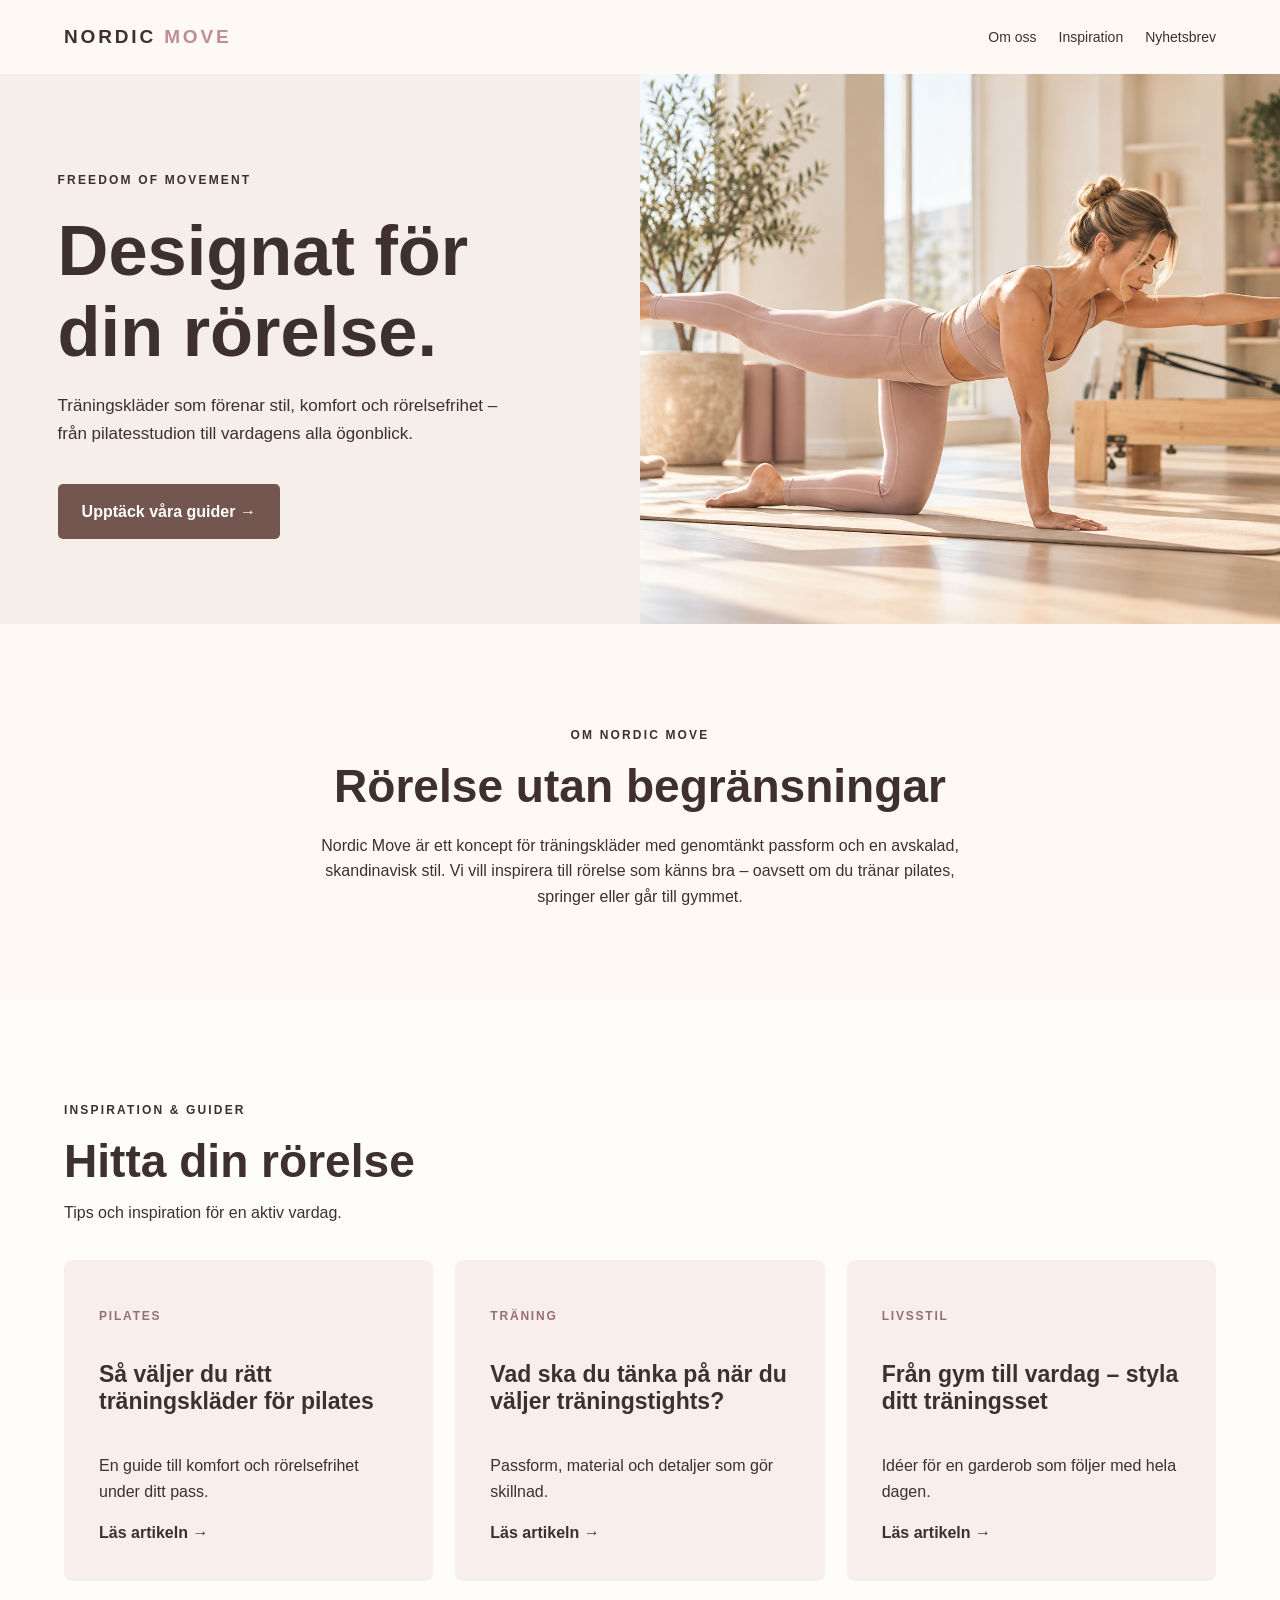
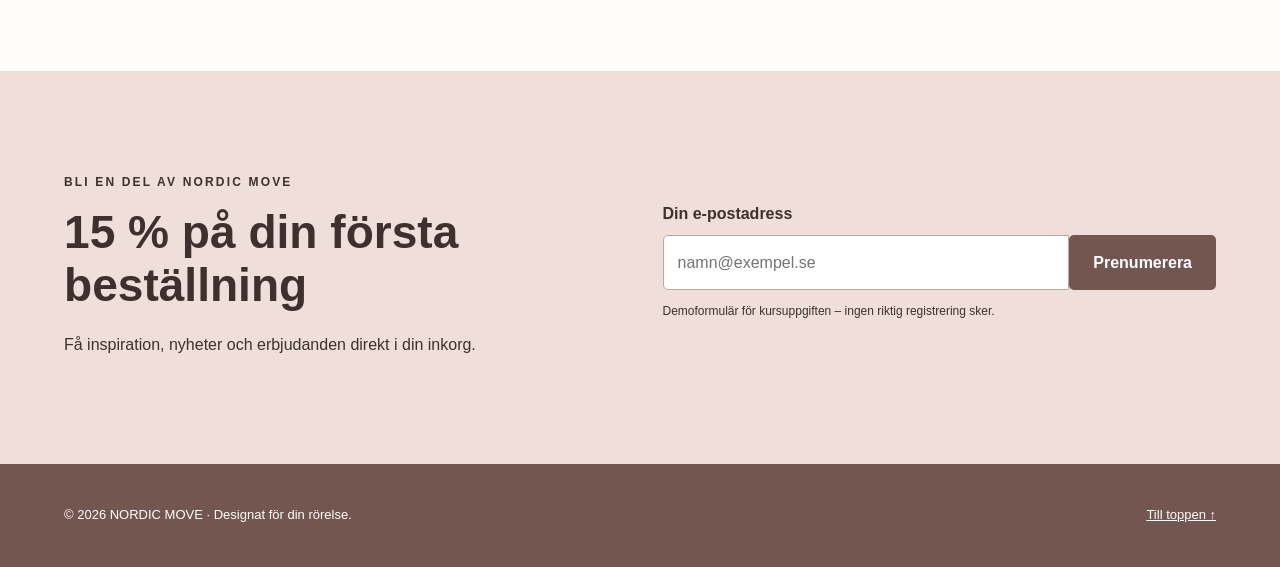
<file: WEBBPLATS/index.html>
<!DOCTYPE html>
<html lang="sv">
<head>
  <meta charset="UTF-8">
  <meta name="viewport" content="width=device-width, initial-scale=1.0">
  <!-- SEO: sidans titel och beskrivning visas bland annat i sökresultat. -->
  <title>Nordic Move – Träningskläder med komfort och rörelsefrihet</title>
  <meta name="description" content="Upptäck Nordic Move: stilrena träningskläder för pilates, gym och vardag. Läs våra guider och hitta inspiration för rörelse, komfort och personlig stil.">
  <!-- Extern CSS håller designen åtskild från sidans innehåll. -->
  <link rel="stylesheet" href="style.css">
  <script src="script.js" defer></script>
</head>
<body>
  <!-- Semantisk header med navigation gör sidan lättare att förstå och använda. -->
  <header class="site-header">
    <a class="logo" href="index.html" aria-label="Nordic Move – startsida">NORDIC <span>MOVE</span></a>
    <nav aria-label="Huvudmeny">
      <a href="#om-oss">Om oss</a>
      <a href="#artiklar">Inspiration</a>
      <a href="#nyhetsbrev">Nyhetsbrev</a>
    </nav>
  </header>

  <main>
    <section class="hero" aria-labelledby="hero-title">
      <div class="hero-content">
        <p class="eyebrow">FREEDOM OF MOVEMENT</p>
        <h1 id="hero-title">Designat för din rörelse.</h1>
        <p>Träningskläder som förenar stil, komfort och rörelsefrihet – från pilatesstudion till vardagens alla ögonblick.</p>
        <a class="button" href="#artiklar">Upptäck våra guider <span aria-hidden="true">→</span></a>
      </div>
      <div class="hero-image">
        <img src="images/pilates.png" alt="Person som tränar pilates i en ljus studio">
      </div>
    </section>

    <section class="intro section" id="om-oss" aria-labelledby="intro-title">
      <p class="eyebrow">OM NORDIC MOVE</p>
      <h2 id="intro-title">Rörelse utan begränsningar</h2>
      <p>Nordic Move är ett koncept för träningskläder med genomtänkt passform och en avskalad, skandinavisk stil. Vi vill inspirera till rörelse som känns bra – oavsett om du tränar pilates, springer eller går till gymmet.</p>
    </section>

    <section class="section articles" id="artiklar" aria-labelledby="articles-title">
      <p class="eyebrow">INSPIRATION & GUIDER</p>
      <h2 id="articles-title">Hitta din rörelse</h2>
      <p class="section-lead">Tips och inspiration för en aktiv vardag.</p>
      <div class="article-grid">
        <article class="article-card">
          <p class="card-category">PILATES</p>
          <h3>Så väljer du rätt träningskläder för pilates</h3>
          <p>En guide till komfort och rörelsefrihet under ditt pass.</p>
          <a href="artikel.html?id=traningsklader-for-pilates">Läs artikeln <span aria-hidden="true">→</span></a>
        </article>
        <article class="article-card">
          <p class="card-category">TRÄNING</p>
          <h3>Vad ska du tänka på när du väljer träningstights?</h3>
          <p>Passform, material och detaljer som gör skillnad.</p>
          <a href="artikel.html?id=valja-traningstights">Läs artikeln <span aria-hidden="true">→</span></a>
        </article>
        <article class="article-card">
          <p class="card-category">LIVSSTIL</p>
          <h3>Från gym till vardag – styla ditt träningsset</h3>
          <p>Idéer för en garderob som följer med hela dagen.</p>
          <a href="artikel.html?id=styla-ditt-traningsset">Läs artikeln <span aria-hidden="true">→</span></a>
        </article>
      </div>
    </section>

    <section class="newsletter section" id="nyhetsbrev" aria-labelledby="newsletter-title">
      <div>
        <p class="eyebrow">BLI EN DEL AV NORDIC MOVE</p>
        <h2 id="newsletter-title">15 % på din första beställning</h2>
        <p>Få inspiration, nyheter och erbjudanden direkt i din inkorg.</p>
      </div>
      <!-- Formuläret är en demonstration: inga personuppgifter skickas eller lagras. -->
      <form id="newsletter-form">
        <label for="email">Din e-postadress</label>
        <div class="form-row">
          <input id="email" name="email" type="email" placeholder="namn@exempel.se" autocomplete="email" required>
          <button type="submit">Prenumerera</button>
        </div>
        <p class="form-note">Demoformulär för kursuppgiften – ingen riktig registrering sker.</p>
        <div id="form-message" role="status" aria-live="polite"></div>
      </form>
    </section>
  </main>

  <footer class="site-footer">
    <p>© 2026 NORDIC MOVE · Designat för din rörelse.</p>
    <a href="#hero-title">Till toppen ↑</a>
  </footer>
</body>
</html>
</file>
<file: WEBBPLATS/style.css>
/* Grundstil och färger för Nordic Moves skandinaviska uttryck. */
:root { --green:#73564f; --sand:#f6eee8; --cream:#fff9f5; --ink:#3d302e; }
* { box-sizing: border-box; }
html { scroll-behavior: smooth; }
body { margin:0; font-family: Arial, Helvetica, sans-serif; color:var(--ink); background:var(--cream); line-height:1.6; }
a { color:inherit; }
.site-header { display:flex; justify-content:space-between; align-items:center; gap:20px; padding:22px max(5%, 24px); background:var(--cream); }
.logo { font-weight:800; letter-spacing:.15em; text-decoration:none; font-size:19px; }
.logo span { color:#bd8f92; }
nav { display:flex; flex-wrap:wrap; gap:22px; }
nav a { text-decoration:none; font-size:14px; }
nav a:hover, .article-card a:hover { text-decoration:underline; }
.hero { display:grid; grid-template-columns:1fr 1fr; min-height:550px; background:var(--sand); }
.hero-content { align-self:center; padding:70px max(9%, 35px); }
.eyebrow { font-size:12px; font-weight:700; letter-spacing:.18em; }
h1,h2,h3 { line-height:1.15; }
h1 { font-size:clamp(44px, 5.5vw, 78px); max-width:650px; margin:20px 0; }
h2 { font-size:clamp(30px, 3.6vw, 48px); margin:14px 0 20px; }
h3 { font-size:23px; }
.hero-content > p:not(.eyebrow) { max-width:450px; font-size:17px; }
.button, button { display:inline-block; border:0; background:var(--green); color:white; padding:15px 24px; font:inherit; font-weight:700; text-decoration:none; cursor:pointer; }
.button { margin-top:20px; }
.button:hover, button:hover { background:#60433e; }
.hero-image { min-height:350px; background:#e8cbcb; }
.hero-image img { width:100%; height:100%; object-fit:cover; display:block; }
/* Gemensam sektionstyp ger konsekvent luft och tydlig hierarki. */
.section { padding:90px max(5%, 24px); }
.intro { text-align:center; max-width:900px; margin:auto; }
.intro > p:last-child { max-width:690px; margin:0 auto; }
.articles { background:#fffdfb; }
.section-lead { margin-top:-8px; }
.article-grid { display:grid; grid-template-columns:repeat(3, 1fr); gap:22px; margin-top:35px; }
.article-card { padding:35px; background:#f8efec; min-height:280px; display:flex; flex-direction:column; }
.card-category { font-size:12px; font-weight:bold; letter-spacing:.15em; color:#956f72; }
.article-card a { margin-top:auto; font-weight:bold; text-decoration:none; }
.newsletter { display:grid; grid-template-columns:1fr 1fr; gap:45px; align-items:center; background:#f0dedb; }
.newsletter form label { display:block; font-weight:bold; margin-bottom:8px; }
.form-row { display:flex; }
.form-row input { min-width:0; flex:1; border:1px solid #bda7a0; padding:14px; font:inherit; }
.form-note { font-size:12px; }
#form-message { margin-top:10px; font-weight:bold; }
.site-footer { display:flex; justify-content:space-between; gap:15px; padding:28px max(5%, 24px); background:var(--green); color:white; font-size:13px; }
.site-footer a { align-self:center; }
/* Mobilanpassning: stapla kolumner när skärmen blir smal. */
@media (max-width:750px) { .site-header,.site-footer { flex-direction:column; align-items:flex-start; } .hero,.newsletter { grid-template-columns:1fr; } .hero-content { padding:65px 7%; } .hero-image { height:380px; } .article-grid { grid-template-columns:1fr; } .section { padding:65px 7%; } .form-row { flex-direction:column; } }

/* Mjukare, feminin färgskala och subtila rundningar för Nordic Move. */
.button, button { border-radius: 5px; }
.article-card { border-radius: 8px; }
.form-row input { border-radius: 5px 0 0 5px; }
@media (max-width:750px) { .form-row input { border-radius: 5px; } }
</file>
